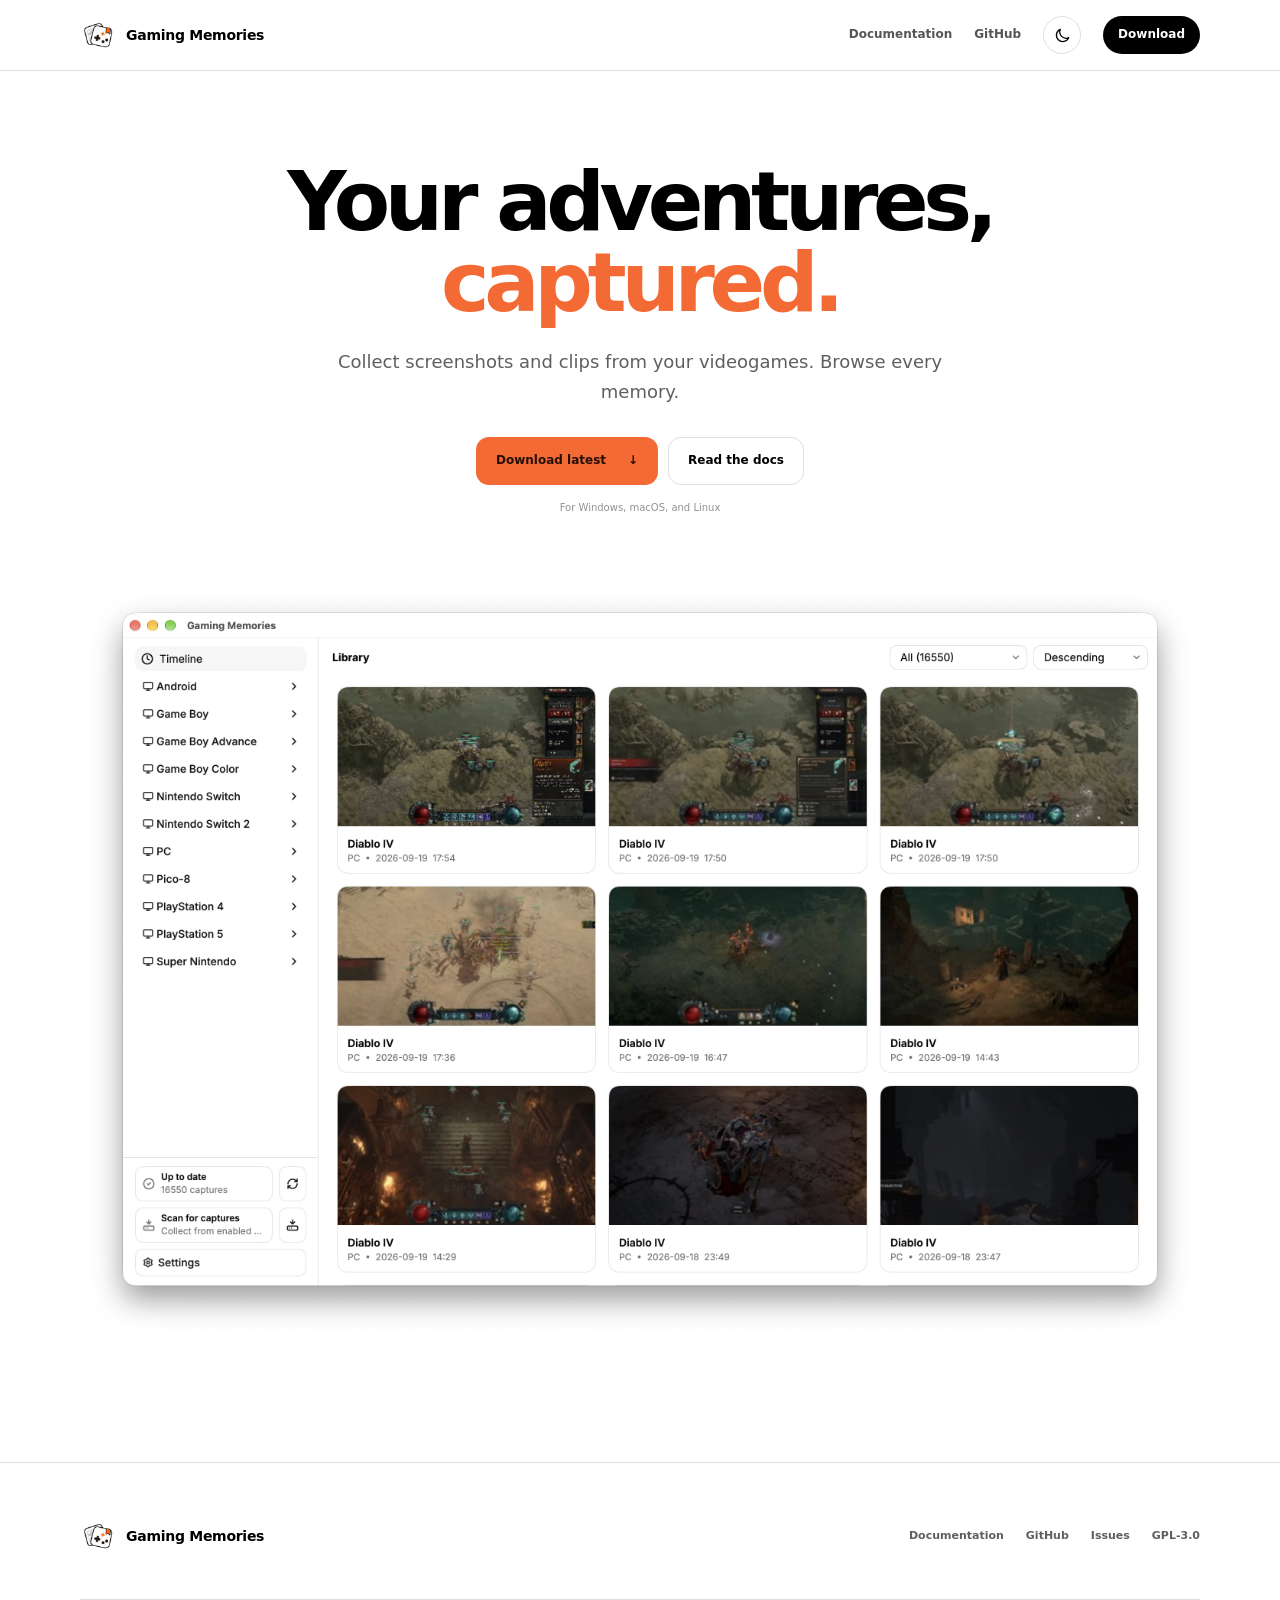
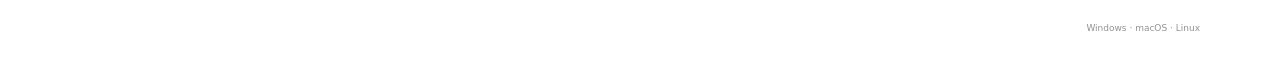
<file: site/index.html>
<!doctype html>
<html lang="en">
  <head>
    <meta charset="utf-8">
    <meta name="viewport" content="width=device-width, initial-scale=1">
    <meta name="theme-color" content="#ffffff">
    <meta name="description" content="Collect screenshots and clips from your videogames. Browse every memory.">
    <meta property="og:title" content="Gaming Memories — Your adventures, captured.">
    <meta property="og:description" content="Collect screenshots and clips from your videogames. Browse every memory.">
    <meta property="og:type" content="website">
    <meta property="og:image" content="https://fmartingr.github.io/gaming-memories/assets/og-card.png">
    <meta property="og:image:width" content="1200">
    <meta property="og:image:height" content="630">
    <meta property="og:image:alt" content="Gaming Memories — Your adventures, captured.">
    <meta name="twitter:card" content="summary_large_image">
    <meta name="twitter:title" content="Gaming Memories — Your adventures, captured.">
    <meta name="twitter:description" content="Collect screenshots and clips from your videogames. Browse every memory.">
    <meta name="twitter:image" content="https://fmartingr.github.io/gaming-memories/assets/og-card.png">
    <title>Gaming Memories — Your adventures, captured.</title>
    <link rel="icon" href="assets/favicon.png" type="image/png">
    <script src="theme-init.js"></script>
    <link rel="stylesheet" href="styles.css">
    <script src="app.js" defer></script>
  </head>
  <body>
    <a class="skip-link" href="#main">Skip to content</a>

    <header class="site-header">
      <nav class="nav shell" aria-label="Main navigation">
        <a class="brand" href="index.html" aria-label="Gaming Memories home">
          <img src="assets/logo.webp" alt="" width="38" height="38">
          <span>Gaming Memories</span>
        </a>
        <button class="nav-toggle" type="button" aria-expanded="false" aria-controls="nav-links">
          <span class="sr-only">Open navigation</span><span></span><span></span>
        </button>
        <div class="nav-links" id="nav-links">
          <a href="docs.html">Documentation</a>
          <a href="https://github.com/fmartingr/gaming-memories">GitHub</a>
          <button class="theme-toggle" type="button" data-theme-toggle aria-label="Use dark theme" title="Use dark theme">
            <svg class="theme-icon theme-icon-moon" aria-hidden="true" viewBox="0 0 24 24"><path d="M20.7 15.1A9 9 0 0 1 8.9 3.3 9 9 0 1 0 20.7 15.1Z"></path></svg>
            <svg class="theme-icon theme-icon-sun" aria-hidden="true" viewBox="0 0 24 24"><circle cx="12" cy="12" r="4"></circle><path d="M12 2v2M12 20v2M4.93 4.93l1.42 1.42M17.66 17.66l1.41 1.41M2 12h2M20 12h2M4.93 19.07l1.42-1.42M17.66 6.34l1.41-1.41"></path></svg>
          </button>
          <a class="nav-download" data-smart-download href="https://github.com/fmartingr/gaming-memories/releases/latest">Download</a>
        </div>
      </nav>
    </header>

    <main id="main">
      <section class="hero shell">
        <div class="hero-copy" data-reveal>
          <h1>Your adventures,<br><em>captured.</em></h1>
          <p>Collect screenshots and clips from your videogames. Browse every memory.</p>
          <div class="hero-actions">
            <a class="button button-primary" data-smart-download href="https://github.com/fmartingr/gaming-memories/releases/latest"><span data-download-label>Download latest</span><span aria-hidden="true">↓</span></a>
            <a class="button button-secondary" href="docs.html">Read the docs</a>
          </div>
          <small>For Windows, macOS, and Linux</small>
        </div>

        <figure class="product-figure" data-reveal>
          <div class="screenshot-carousel" data-screenshot-carousel role="group" aria-label="Gaming Memories application screenshots">
            <div class="screenshot-slide is-active" data-screenshot-slide role="img" aria-label="Timeline showing recent Diablo IV captures">
              <img class="screenshot-image screenshot-image-light" src="assets/screenshots/timeline-light.webp" alt="" width="2930" height="1984" fetchpriority="high">
              <img class="screenshot-image screenshot-image-dark" src="assets/screenshots/timeline-dark.webp" alt="" width="2930" height="1984" fetchpriority="high">
            </div>
            <div class="screenshot-slide" data-screenshot-slide role="img" aria-label="PC game library showing cover art" aria-hidden="true">
              <img class="screenshot-image screenshot-image-light" src="assets/screenshots/gamelist-light.webp" alt="" width="2930" height="1984" loading="lazy">
              <img class="screenshot-image screenshot-image-dark" src="assets/screenshots/gamelist-dark.webp" alt="" width="2930" height="1984" loading="lazy">
            </div>
            <div class="screenshot-slide" data-screenshot-slide role="img" aria-label="Terraria capture gallery" aria-hidden="true">
              <img class="screenshot-image screenshot-image-light" src="assets/screenshots/imagelist-light.webp" alt="" width="2930" height="1984" loading="lazy">
              <img class="screenshot-image screenshot-image-dark" src="assets/screenshots/imagelist-dark.webp" alt="" width="2930" height="1984" loading="lazy">
            </div>
          </div>
        </figure>
      </section>
    </main>

    <footer class="site-footer">
      <div class="shell footer-main">
        <a class="brand" href="index.html"><img src="assets/logo.webp" alt="" width="38" height="38"><span>Gaming Memories</span></a>
        <nav aria-label="Footer navigation"><a href="docs.html">Documentation</a><a href="https://github.com/fmartingr/gaming-memories">GitHub</a><a href="https://github.com/fmartingr/gaming-memories/issues">Issues</a><a href="https://www.gnu.org/licenses/gpl-3.0.html">GPL-3.0</a></nav>
      </div>
      <div class="shell footer-bottom"><span>Windows · macOS · Linux</span></div>
    </footer>
  </body>
</html>
</file>
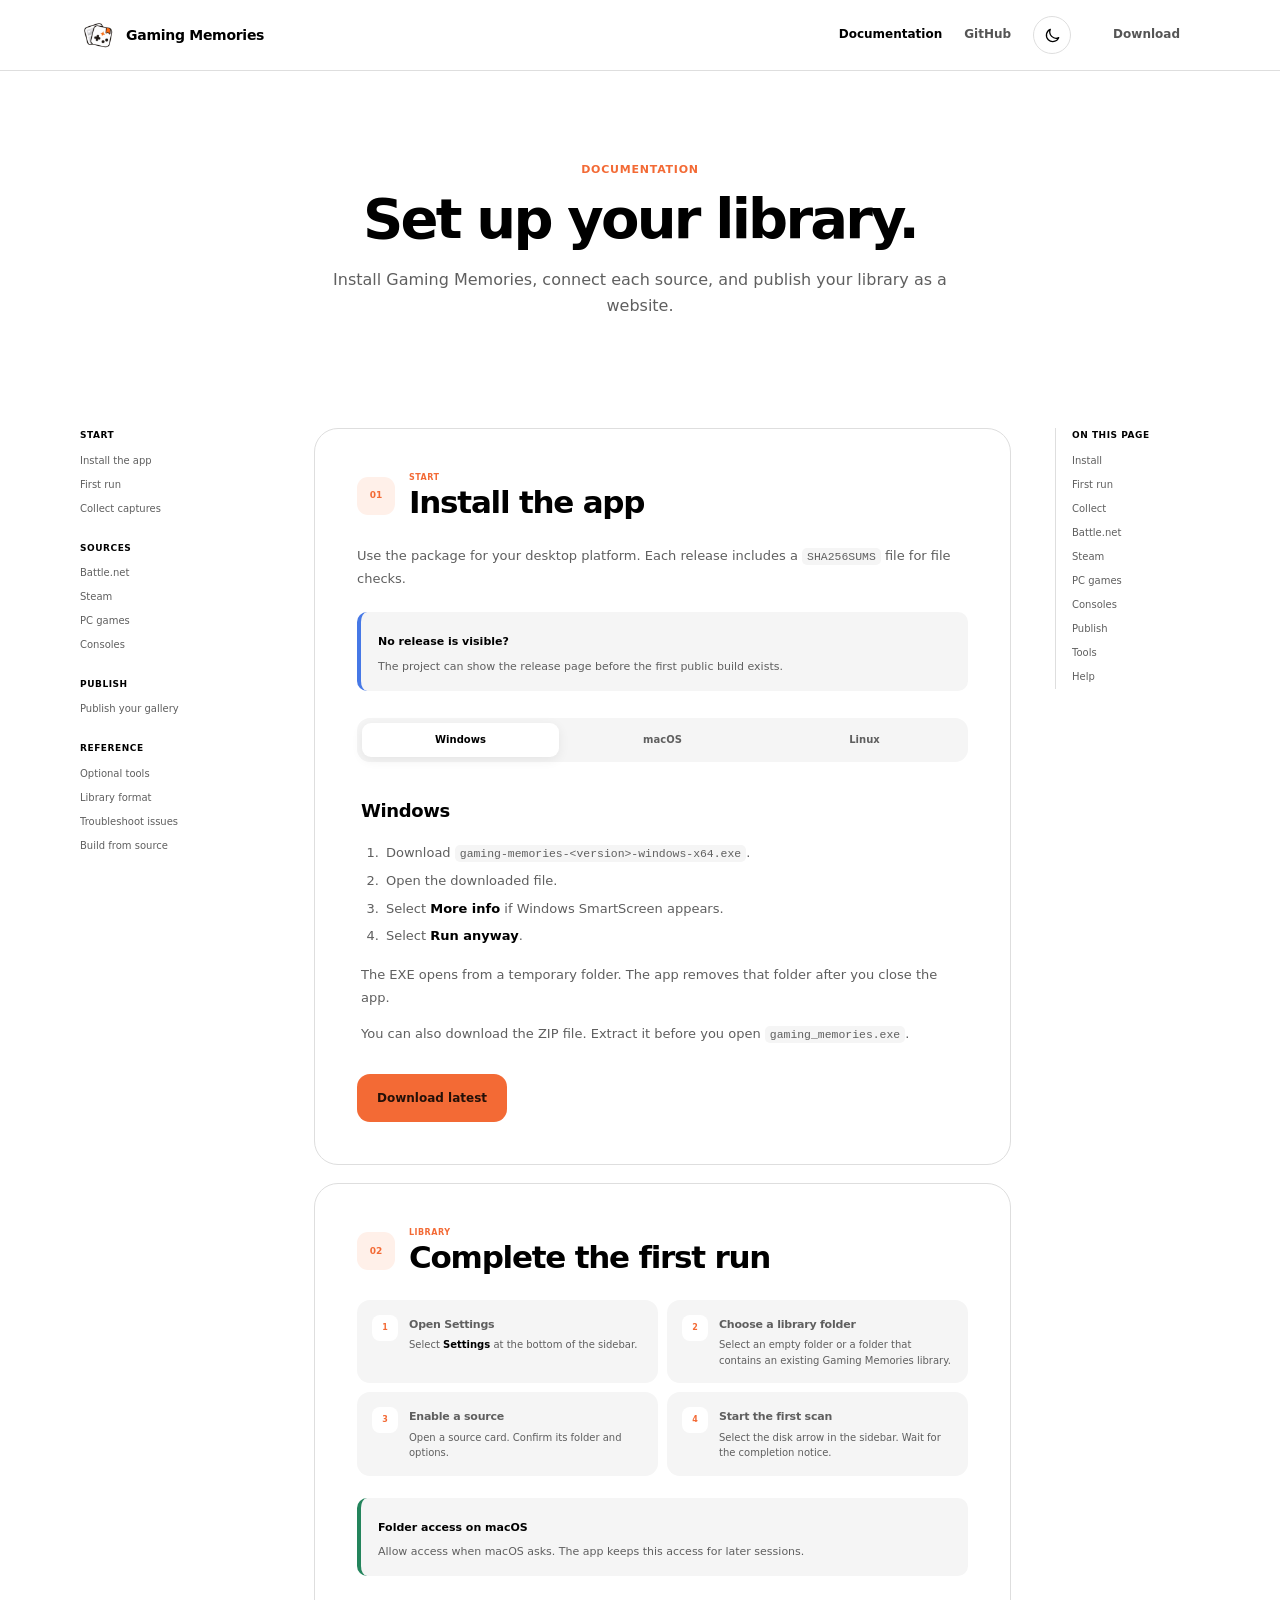
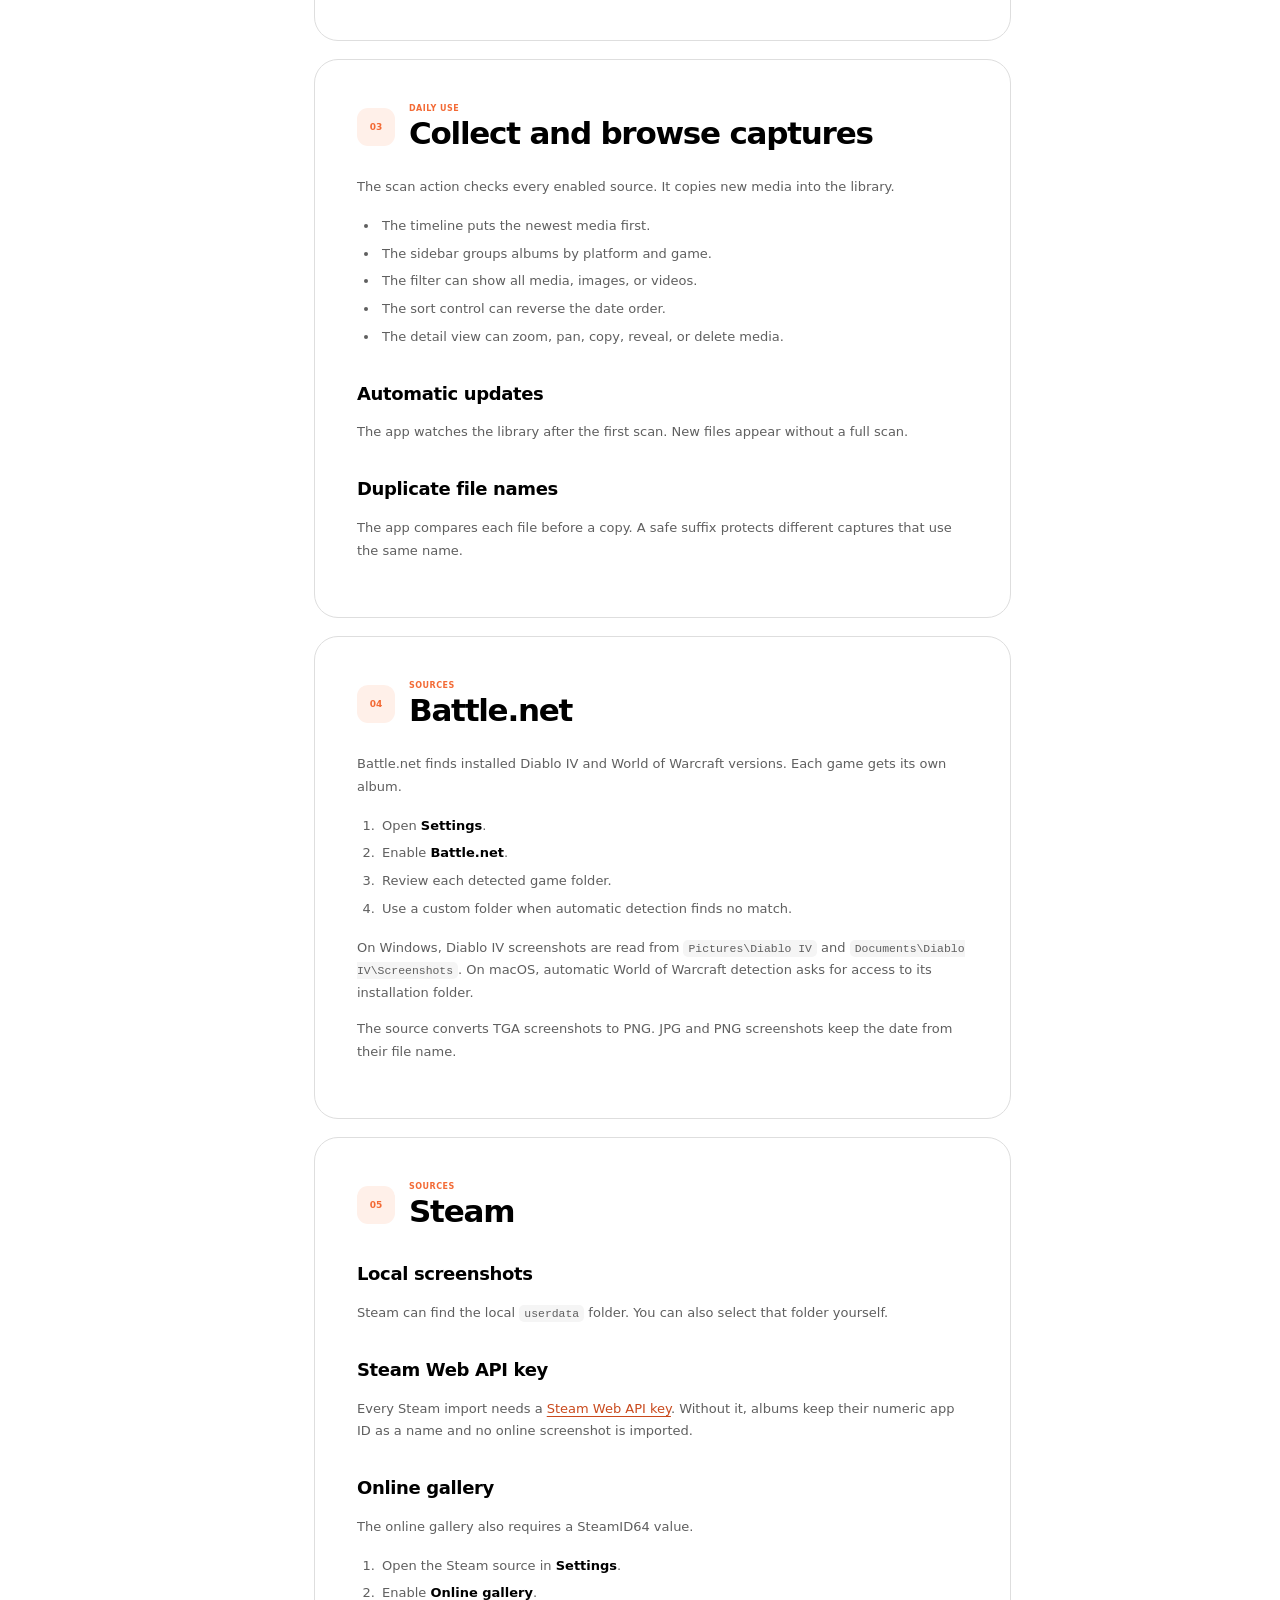
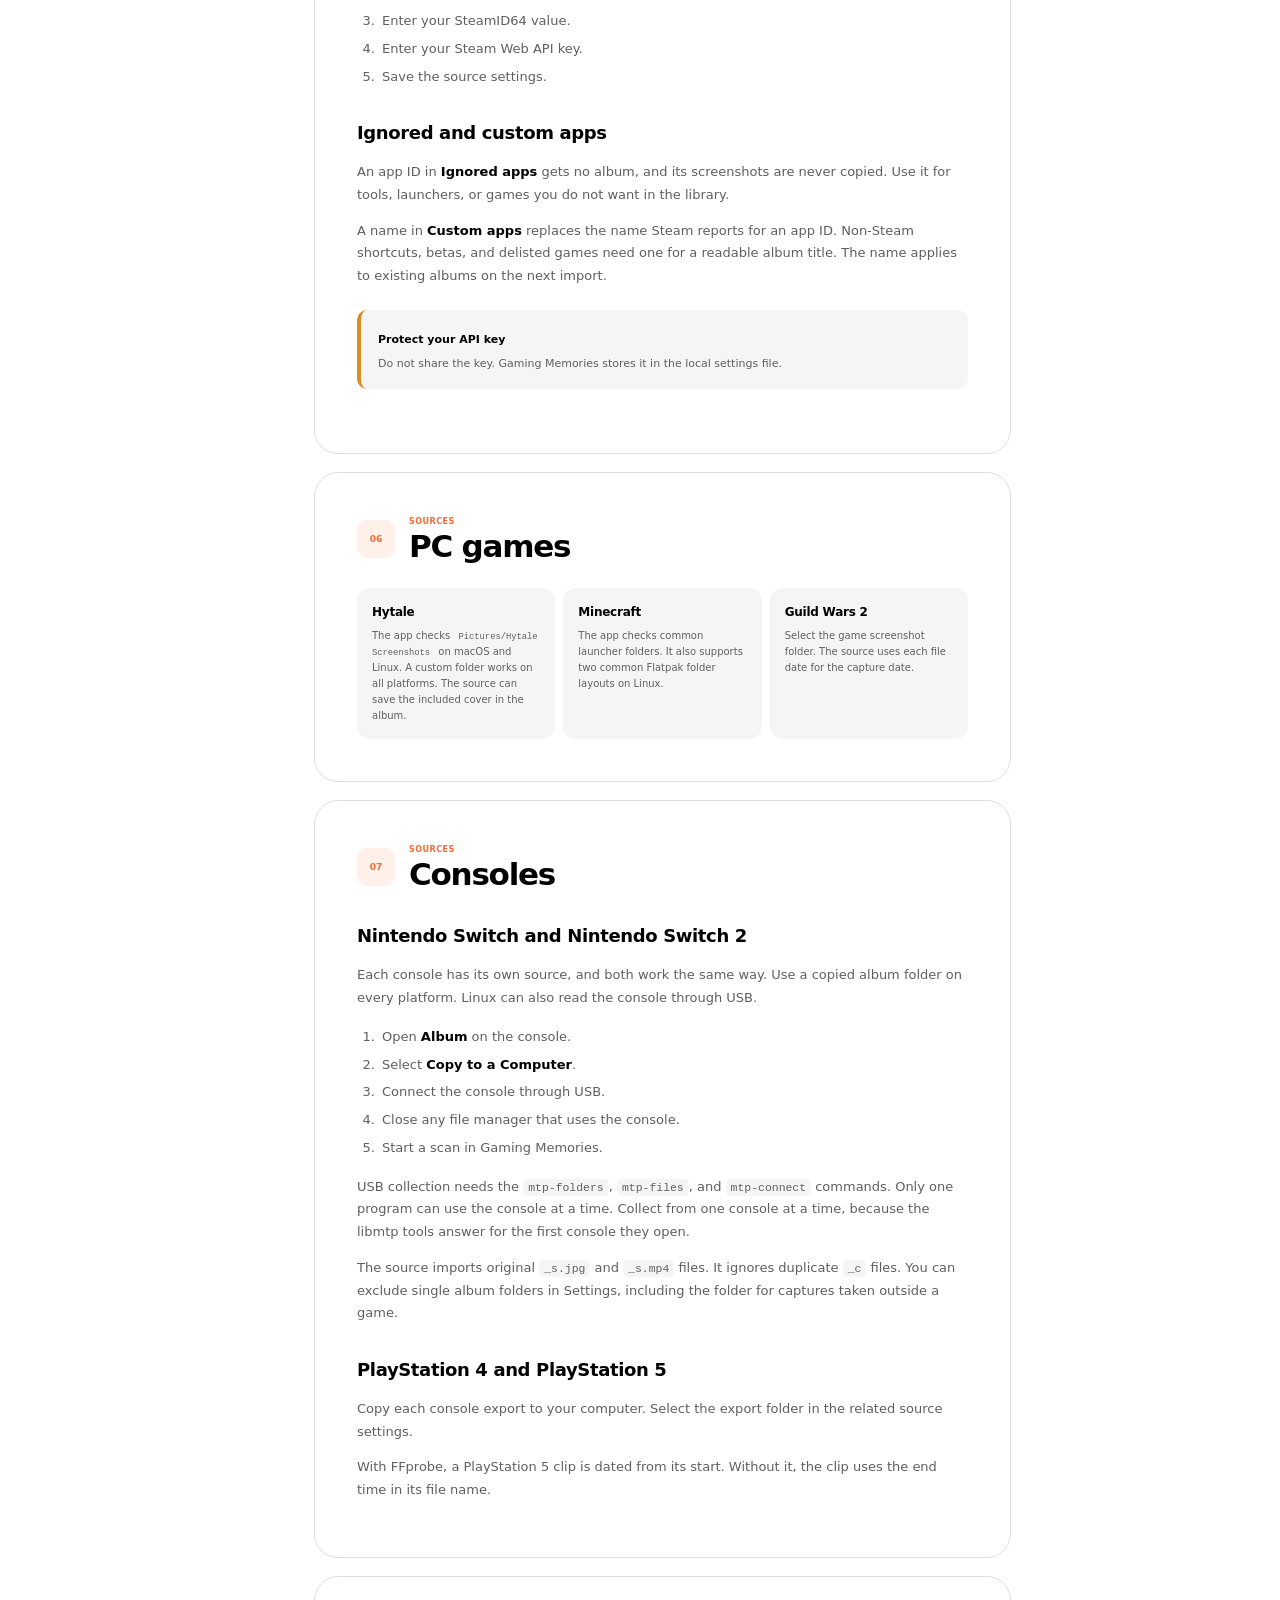
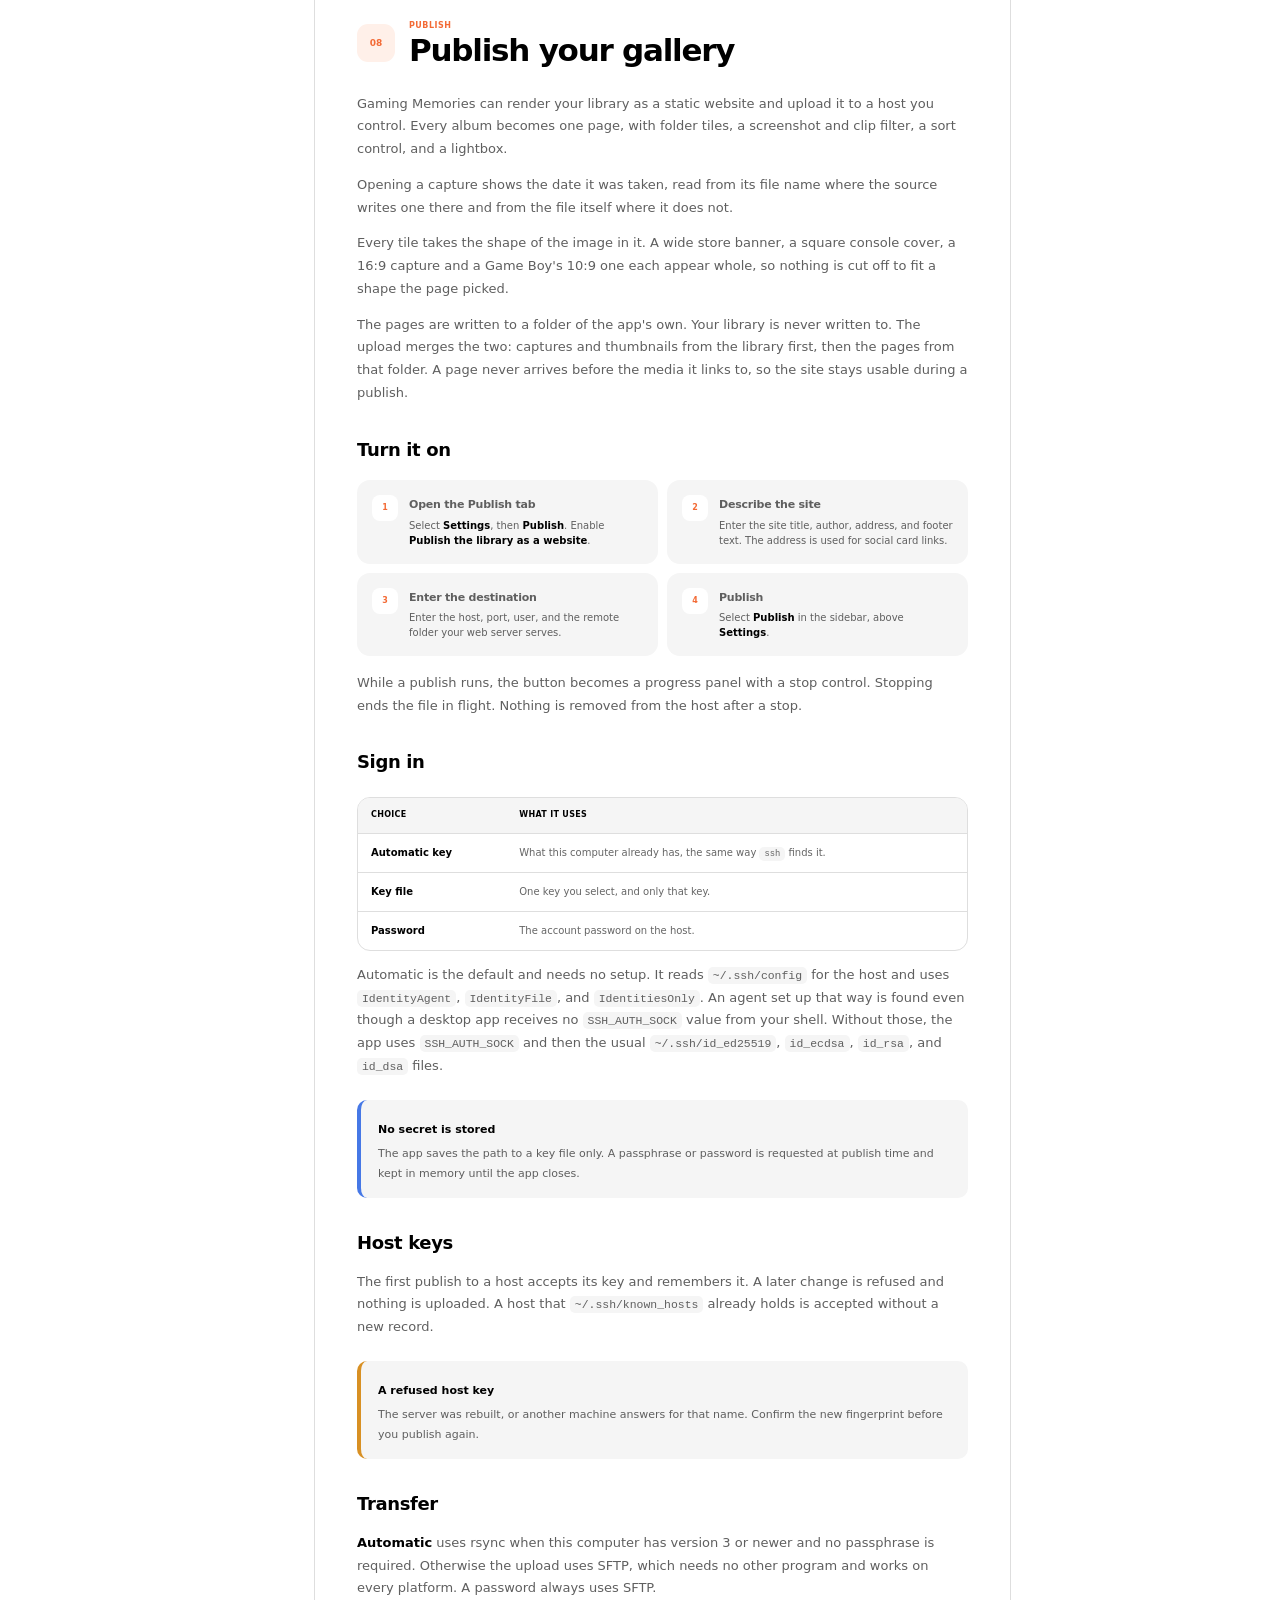
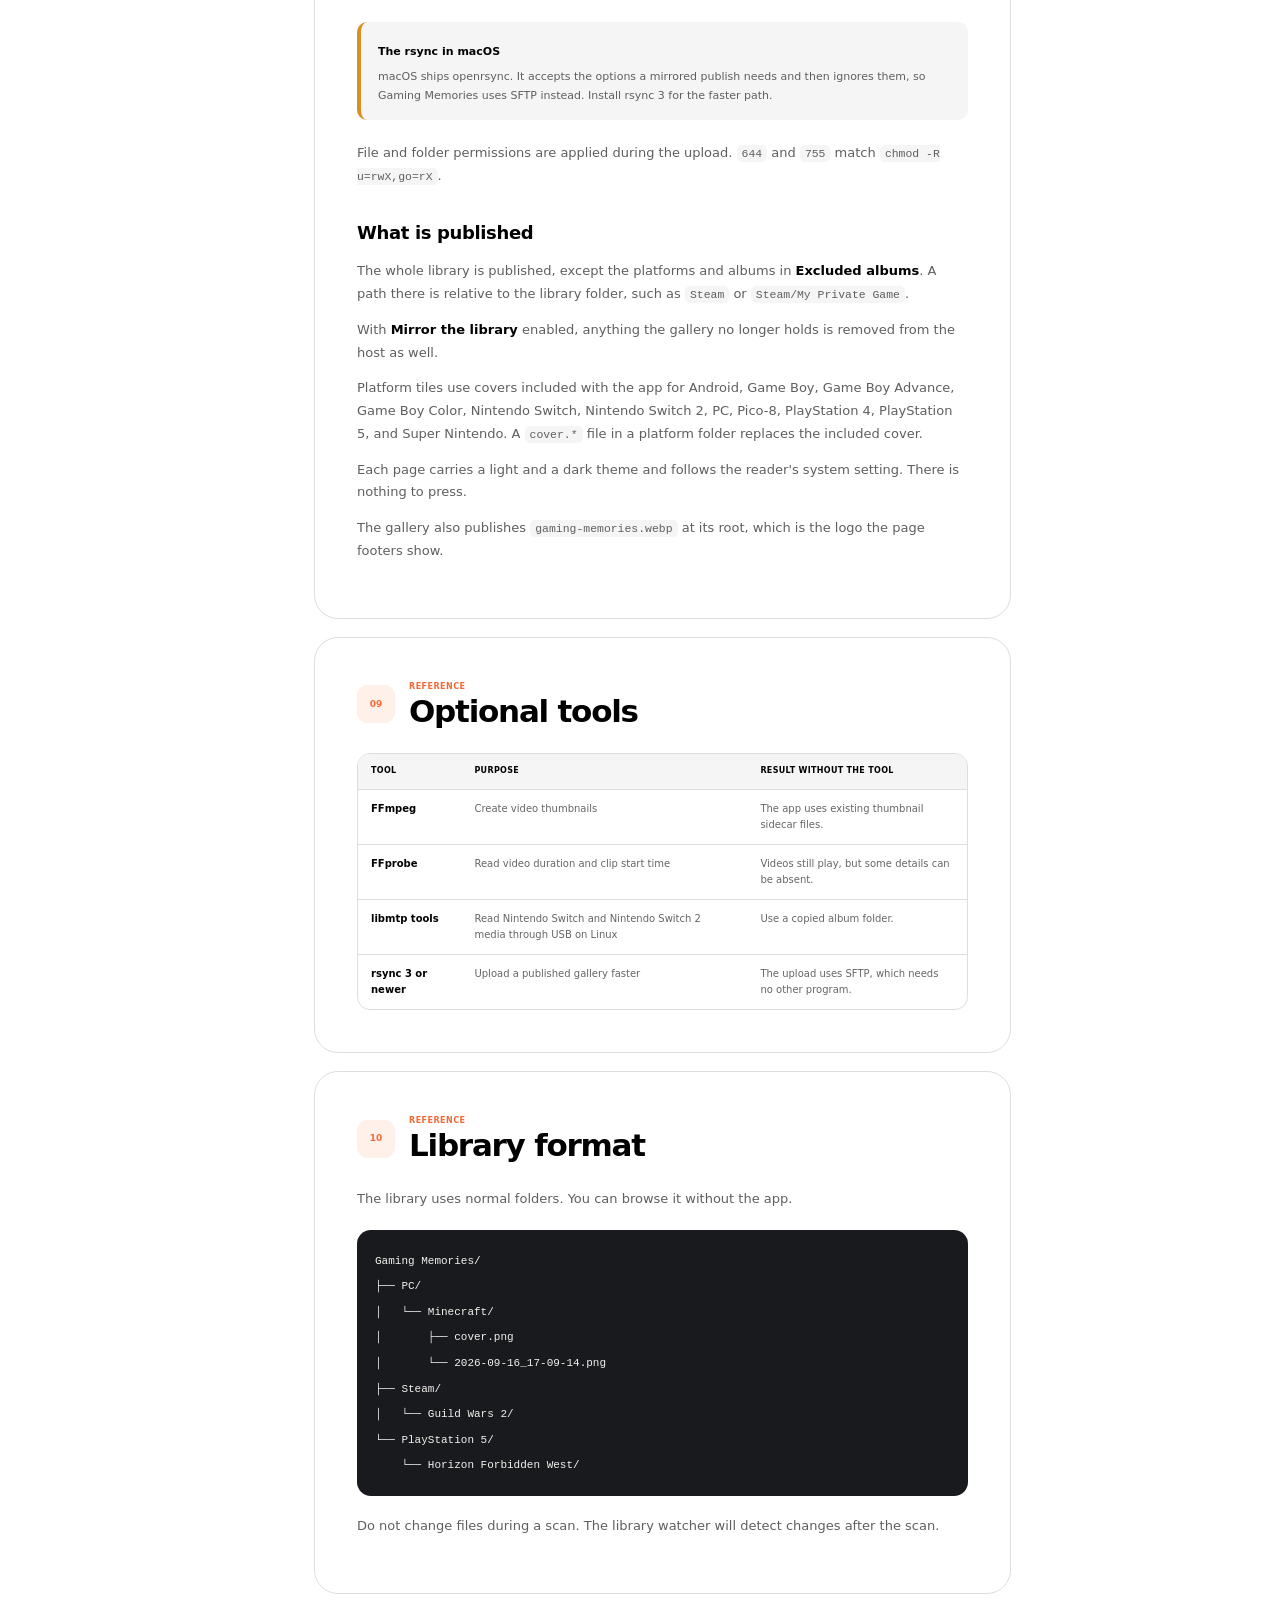
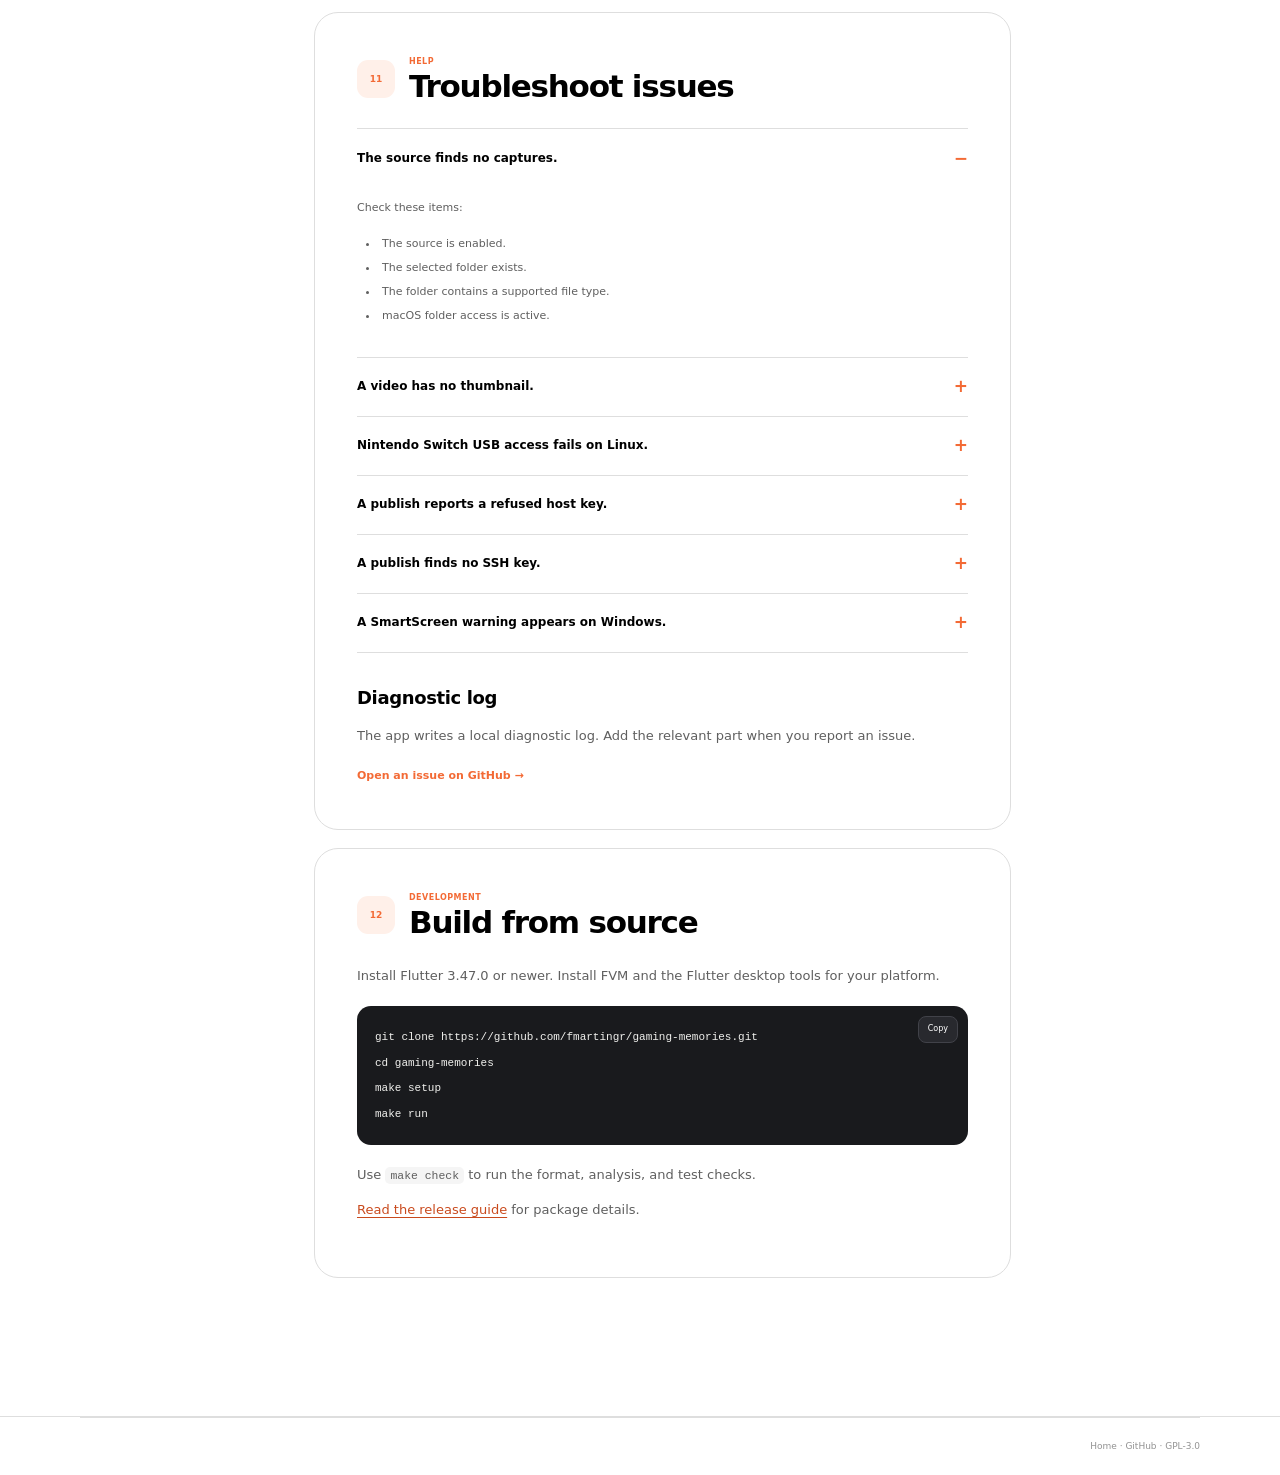
<file: site/docs.html>
<!doctype html>
<html lang="en">
  <head>
    <meta charset="utf-8">
    <meta name="viewport" content="width=device-width, initial-scale=1">
    <meta name="theme-color" content="#ffffff">
    <meta name="description" content="Install Gaming Memories, connect each source, and publish your library on Windows, macOS, and Linux.">
    <title>Documentation — Gaming Memories</title>
    <link rel="icon" href="assets/favicon.png" type="image/png">
    <script src="theme-init.js"></script>
    <link rel="stylesheet" href="styles.css">
    <script src="app.js" defer></script>
  </head>
  <body class="docs-page">
    <a class="skip-link" href="#docs-main">Skip to documentation</a>
    <header class="site-header">
      <nav class="nav shell" aria-label="Main navigation">
        <a class="brand" href="index.html" aria-label="Gaming Memories home"><img src="assets/logo.webp" alt="" width="44" height="44"><span>Gaming Memories</span></a>
        <button class="nav-toggle" type="button" aria-expanded="false" aria-controls="nav-links"><span class="sr-only">Open navigation</span><span></span><span></span></button>
        <div class="nav-links" id="nav-links"><a class="current" href="docs.html">Documentation</a><a href="https://github.com/fmartingr/gaming-memories">GitHub</a><button class="theme-toggle" type="button" data-theme-toggle aria-label="Use dark theme" title="Use dark theme"><svg class="theme-icon theme-icon-moon" aria-hidden="true" viewBox="0 0 24 24"><path d="M20.7 15.1A9 9 0 0 1 8.9 3.3 9 9 0 1 0 20.7 15.1Z"></path></svg><svg class="theme-icon theme-icon-sun" aria-hidden="true" viewBox="0 0 24 24"><circle cx="12" cy="12" r="4"></circle><path d="M12 2v2M12 20v2M4.93 4.93l1.42 1.42M17.66 17.66l1.41 1.41M2 12h2M20 12h2M4.93 19.07l1.42-1.42M17.66 6.34l1.41-1.41"></path></svg></button><a class="button" data-smart-download href="https://github.com/fmartingr/gaming-memories/releases/latest">Download</a></div>
      </nav>
    </header>

    <div class="docs-hero">
      <div class="shell">
        <p class="kicker">Documentation</p>
        <h1>Set up your library.</h1>
        <p>Install Gaming Memories, connect each source, and publish your library as a website.</p>
      </div>
    </div>

    <div class="docs-layout shell">
      <aside class="docs-sidebar">
        <nav aria-label="Documentation sections">
          <b>Start</b>
          <a href="#install">Install the app</a>
          <a href="#first-run">First run</a>
          <a href="#collect">Collect captures</a>
          <b>Sources</b>
          <a href="#battle-net">Battle.net</a>
          <a href="#steam">Steam</a>
          <a href="#pc-games">PC games</a>
          <a href="#consoles">Consoles</a>
          <b>Publish</b>
          <a href="#publish">Publish your gallery</a>
          <b>Reference</b>
          <a href="#tools">Optional tools</a>
          <a href="#library">Library format</a>
          <a href="#troubleshoot">Troubleshoot issues</a>
          <a href="#source-build">Build from source</a>
        </nav>
      </aside>

      <main class="docs-content" id="docs-main">
        <section id="install">
          <div class="doc-heading"><span>01</span><div><p class="kicker">Start</p><h2>Install the app</h2></div></div>
          <p>Use the package for your desktop platform. Each release includes a <code>SHA256SUMS</code> file for file checks.</p>
          <div class="doc-callout info"><b>No release is visible?</b><p>The project can show the release page before the first public build exists.</p></div>

          <div class="platform-tabs" role="tablist" aria-label="Installation platform">
            <button class="active" type="button" role="tab" aria-selected="true" data-doc-tab="windows">Windows</button>
            <button type="button" role="tab" aria-selected="false" data-doc-tab="macos">macOS</button>
            <button type="button" role="tab" aria-selected="false" data-doc-tab="linux">Linux</button>
          </div>
          <div class="tab-panel active" data-doc-panel="windows">
            <h3>Windows</h3>
            <ol>
              <li>Download <code>gaming-memories-&lt;version&gt;-windows-x64.exe</code>.</li>
              <li>Open the downloaded file.</li>
              <li>Select <strong>More info</strong> if Windows SmartScreen appears.</li>
              <li>Select <strong>Run anyway</strong>.</li>
            </ol>
            <p>The EXE opens from a temporary folder. The app removes that folder after you close the app.</p>
            <p>You can also download the ZIP file. Extract it before you open <code>gaming_memories.exe</code>.</p>
          </div>
          <div class="tab-panel" data-doc-panel="macos" hidden>
            <h3>macOS</h3>
            <ol>
              <li>Download <code>gaming-memories-&lt;version&gt;-macos-universal.dmg</code>.</li>
              <li>Open the disk image.</li>
              <li>Drag <strong>Gaming Memories</strong> into <strong>Applications</strong>.</li>
              <li>Open the app from <strong>Applications</strong>.</li>
            </ol>
            <p>The signed build supports Apple silicon and Intel. macOS can ask for folder access during the first scan.</p>
          </div>
          <div class="tab-panel" data-doc-panel="linux" hidden>
            <h3>Linux</h3>
            <p>Select the package for your distribution.</p>
            <div class="command-list">
              <div><span>Debian or Ubuntu</span><code>sudo apt install ./gaming-memories_&lt;version&gt;-1_amd64.deb</code><button class="copy-button" type="button" aria-label="Copy Debian install command">Copy</button></div>
              <div><span>Fedora or RHEL</span><code>sudo dnf install ./gaming-memories-&lt;version&gt;-1.x86_64.rpm</code><button class="copy-button" type="button" aria-label="Copy Fedora install command">Copy</button></div>
              <div><span>Arch Linux</span><code>sudo pacman -U gaming-memories-&lt;version&gt;-1-x86_64.pkg.tar.zst</code><button class="copy-button" type="button" aria-label="Copy Arch install command">Copy</button></div>
            </div>
            <p>The packages require GTK 3, libmpv, and <code>xdg-utils</code>. Your package manager installs these dependencies.</p>
          </div>
          <a class="button button-primary doc-download" data-smart-download href="https://github.com/fmartingr/gaming-memories/releases/latest"><span data-download-label>Download latest</span></a>
        </section>

        <section id="first-run">
          <div class="doc-heading"><span>02</span><div><p class="kicker">Library</p><h2>Complete the first run</h2></div></div>
          <ol class="doc-steps">
            <li><span>1</span><div><h3>Open Settings</h3><p>Select <strong>Settings</strong> at the bottom of the sidebar.</p></div></li>
            <li><span>2</span><div><h3>Choose a library folder</h3><p>Select an empty folder or a folder that contains an existing Gaming Memories library.</p></div></li>
            <li><span>3</span><div><h3>Enable a source</h3><p>Open a source card. Confirm its folder and options.</p></div></li>
            <li><span>4</span><div><h3>Start the first scan</h3><p>Select the disk arrow in the sidebar. Wait for the completion notice.</p></div></li>
          </ol>
          <div class="doc-callout tip"><b>Folder access on macOS</b><p>Allow access when macOS asks. The app keeps this access for later sessions.</p></div>
        </section>

        <section id="collect">
          <div class="doc-heading"><span>03</span><div><p class="kicker">Daily use</p><h2>Collect and browse captures</h2></div></div>
          <p>The scan action checks every enabled source. It copies new media into the library.</p>
          <ul>
            <li>The timeline puts the newest media first.</li>
            <li>The sidebar groups albums by platform and game.</li>
            <li>The filter can show all media, images, or videos.</li>
            <li>The sort control can reverse the date order.</li>
            <li>The detail view can zoom, pan, copy, reveal, or delete media.</li>
          </ul>
          <h3>Automatic updates</h3>
          <p>The app watches the library after the first scan. New files appear without a full scan.</p>
          <h3>Duplicate file names</h3>
          <p>The app compares each file before a copy. A safe suffix protects different captures that use the same name.</p>
        </section>

        <section id="battle-net">
          <div class="doc-heading"><span>04</span><div><p class="kicker">Sources</p><h2>Battle.net</h2></div></div>
          <p>Battle.net finds installed Diablo IV and World of Warcraft versions. Each game gets its own album.</p>
          <ol>
            <li>Open <strong>Settings</strong>.</li>
            <li>Enable <strong>Battle.net</strong>.</li>
            <li>Review each detected game folder.</li>
            <li>Use a custom folder when automatic detection finds no match.</li>
          </ol>
          <p>On Windows, Diablo IV screenshots are read from <code>Pictures\Diablo IV</code> and <code>Documents\Diablo IV\Screenshots</code>. On macOS, automatic World of Warcraft detection asks for access to its installation folder.</p>
          <p>The source converts TGA screenshots to PNG. JPG and PNG screenshots keep the date from their file name.</p>
        </section>

        <section id="steam">
          <div class="doc-heading"><span>05</span><div><p class="kicker">Sources</p><h2>Steam</h2></div></div>
          <h3>Local screenshots</h3>
          <p>Steam can find the local <code>userdata</code> folder. You can also select that folder yourself.</p>
          <h3>Steam Web API key</h3>
          <p>Every Steam import needs a <a href="https://steamcommunity.com/dev/apikey">Steam Web API key</a>. Without it, albums keep their numeric app ID as a name and no online screenshot is imported.</p>
          <h3>Online gallery</h3>
          <p>The online gallery also requires a SteamID64 value.</p>
          <ol>
            <li>Open the Steam source in <strong>Settings</strong>.</li>
            <li>Enable <strong>Online gallery</strong>.</li>
            <li>Enter your SteamID64 value.</li>
            <li>Enter your Steam Web API key.</li>
            <li>Save the source settings.</li>
          </ol>
          <h3>Ignored and custom apps</h3>
          <p>An app ID in <strong>Ignored apps</strong> gets no album, and its screenshots are never copied. Use it for tools, launchers, or games you do not want in the library.</p>
          <p>A name in <strong>Custom apps</strong> replaces the name Steam reports for an app ID. Non-Steam shortcuts, betas, and delisted games need one for a readable album title. The name applies to existing albums on the next import.</p>
          <div class="doc-callout warning"><b>Protect your API key</b><p>Do not share the key. Gaming Memories stores it in the local settings file.</p></div>
        </section>

        <section id="pc-games">
          <div class="doc-heading"><span>06</span><div><p class="kicker">Sources</p><h2>PC games</h2></div></div>
          <div class="reference-grid">
            <article><h3>Hytale</h3><p>The app checks <code>Pictures/Hytale Screenshots</code> on macOS and Linux. A custom folder works on all platforms. The source can save the included cover in the album.</p></article>
            <article><h3>Minecraft</h3><p>The app checks common launcher folders. It also supports two common Flatpak folder layouts on Linux.</p></article>
            <article><h3>Guild Wars 2</h3><p>Select the game screenshot folder. The source uses each file date for the capture date.</p></article>
          </div>
        </section>

        <section id="consoles">
          <div class="doc-heading"><span>07</span><div><p class="kicker">Sources</p><h2>Consoles</h2></div></div>
          <h3>Nintendo Switch and Nintendo Switch 2</h3>
          <p>Each console has its own source, and both work the same way. Use a copied album folder on every platform. Linux can also read the console through USB.</p>
          <ol>
            <li>Open <strong>Album</strong> on the console.</li>
            <li>Select <strong>Copy to a Computer</strong>.</li>
            <li>Connect the console through USB.</li>
            <li>Close any file manager that uses the console.</li>
            <li>Start a scan in Gaming Memories.</li>
          </ol>
          <p>USB collection needs the <code>mtp-folders</code>, <code>mtp-files</code>, and <code>mtp-connect</code> commands. Only one program can use the console at a time. Collect from one console at a time, because the libmtp tools answer for the first console they open.</p>
          <p>The source imports original <code>_s.jpg</code> and <code>_s.mp4</code> files. It ignores duplicate <code>_c</code> files. You can exclude single album folders in Settings, including the folder for captures taken outside a game.</p>
          <h3>PlayStation 4 and PlayStation 5</h3>
          <p>Copy each console export to your computer. Select the export folder in the related source settings.</p>
          <p>With FFprobe, a PlayStation 5 clip is dated from its start. Without it, the clip uses the end time in its file name.</p>
        </section>

        <section id="publish">
          <div class="doc-heading"><span>08</span><div><p class="kicker">Publish</p><h2>Publish your gallery</h2></div></div>
          <p>Gaming Memories can render your library as a static website and upload it to a host you control. Every album becomes one page, with folder tiles, a screenshot and clip filter, a sort control, and a lightbox.</p>
          <p>Opening a capture shows the date it was taken, read from its file name where the source writes one there and from the file itself where it does not.</p>
          <p>Every tile takes the shape of the image in it. A wide store banner, a square console cover, a 16:9 capture and a Game Boy's 10:9 one each appear whole, so nothing is cut off to fit a shape the page picked.</p>
          <p>The pages are written to a folder of the app's own. Your library is never written to. The upload merges the two: captures and thumbnails from the library first, then the pages from that folder. A page never arrives before the media it links to, so the site stays usable during a publish.</p>

          <h3>Turn it on</h3>
          <ol class="doc-steps">
            <li><span>1</span><div><h3>Open the Publish tab</h3><p>Select <strong>Settings</strong>, then <strong>Publish</strong>. Enable <strong>Publish the library as a website</strong>.</p></div></li>
            <li><span>2</span><div><h3>Describe the site</h3><p>Enter the site title, author, address, and footer text. The address is used for social card links.</p></div></li>
            <li><span>3</span><div><h3>Enter the destination</h3><p>Enter the host, port, user, and the remote folder your web server serves.</p></div></li>
            <li><span>4</span><div><h3>Publish</h3><p>Select <strong>Publish</strong> in the sidebar, above <strong>Settings</strong>.</p></div></li>
          </ol>
          <p>While a publish runs, the button becomes a progress panel with a stop control. Stopping ends the file in flight. Nothing is removed from the host after a stop.</p>

          <h3>Sign in</h3>
          <div class="table-wrap"><table><thead><tr><th>Choice</th><th>What it uses</th></tr></thead><tbody>
            <tr><td>Automatic key</td><td>What this computer already has, the same way <code>ssh</code> finds it.</td></tr>
            <tr><td>Key file</td><td>One key you select, and only that key.</td></tr>
            <tr><td>Password</td><td>The account password on the host.</td></tr>
          </tbody></table></div>
          <p>Automatic is the default and needs no setup. It reads <code>~/.ssh/config</code> for the host and uses <code>IdentityAgent</code>, <code>IdentityFile</code>, and <code>IdentitiesOnly</code>. An agent set up that way is found even though a desktop app receives no <code>SSH_AUTH_SOCK</code> value from your shell. Without those, the app uses <code>SSH_AUTH_SOCK</code> and then the usual <code>~/.ssh/id_ed25519</code>, <code>id_ecdsa</code>, <code>id_rsa</code>, and <code>id_dsa</code> files.</p>
          <div class="doc-callout info"><b>No secret is stored</b><p>The app saves the path to a key file only. A passphrase or password is requested at publish time and kept in memory until the app closes.</p></div>

          <h3>Host keys</h3>
          <p>The first publish to a host accepts its key and remembers it. A later change is refused and nothing is uploaded. A host that <code>~/.ssh/known_hosts</code> already holds is accepted without a new record.</p>
          <div class="doc-callout warning"><b>A refused host key</b><p>The server was rebuilt, or another machine answers for that name. Confirm the new fingerprint before you publish again.</p></div>

          <h3>Transfer</h3>
          <p><strong>Automatic</strong> uses rsync when this computer has version 3 or newer and no passphrase is required. Otherwise the upload uses SFTP, which needs no other program and works on every platform. A password always uses SFTP.</p>
          <div class="doc-callout warning"><b>The rsync in macOS</b><p>macOS ships openrsync. It accepts the options a mirrored publish needs and then ignores them, so Gaming Memories uses SFTP instead. Install rsync 3 for the faster path.</p></div>
          <p>File and folder permissions are applied during the upload. <code>644</code> and <code>755</code> match <code>chmod -R u=rwX,go=rX</code>.</p>

          <h3>What is published</h3>
          <p>The whole library is published, except the platforms and albums in <strong>Excluded albums</strong>. A path there is relative to the library folder, such as <code>Steam</code> or <code>Steam/My Private Game</code>.</p>
          <p>With <strong>Mirror the library</strong> enabled, anything the gallery no longer holds is removed from the host as well.</p>
          <p>Platform tiles use covers included with the app for Android, Game Boy, Game Boy Advance, Game Boy Color, Nintendo Switch, Nintendo Switch 2, PC, Pico-8, PlayStation 4, PlayStation 5, and Super Nintendo. A <code>cover.*</code> file in a platform folder replaces the included cover.</p>
          <p>Each page carries a light and a dark theme and follows the reader's system setting. There is nothing to press.</p>
          <p>The gallery also publishes <code>gaming-memories.webp</code> at its root, which is the logo the page footers show.</p>
        </section>

        <section id="tools">
          <div class="doc-heading"><span>09</span><div><p class="kicker">Reference</p><h2>Optional tools</h2></div></div>
          <div class="table-wrap"><table><thead><tr><th>Tool</th><th>Purpose</th><th>Result without the tool</th></tr></thead><tbody>
            <tr><td>FFmpeg</td><td>Create video thumbnails</td><td>The app uses existing thumbnail sidecar files.</td></tr>
            <tr><td>FFprobe</td><td>Read video duration and clip start time</td><td>Videos still play, but some details can be absent.</td></tr>
            <tr><td>libmtp tools</td><td>Read Nintendo Switch and Nintendo Switch 2 media through USB on Linux</td><td>Use a copied album folder.</td></tr>
            <tr><td>rsync 3 or newer</td><td>Upload a published gallery faster</td><td>The upload uses SFTP, which needs no other program.</td></tr>
          </tbody></table></div>
        </section>

        <section id="library">
          <div class="doc-heading"><span>10</span><div><p class="kicker">Reference</p><h2>Library format</h2></div></div>
          <p>The library uses normal folders. You can browse it without the app.</p>
          <pre><code>Gaming Memories/
├── PC/
│   └── Minecraft/
│       ├── cover.png
│       └── 2026-09-16_17-09-14.png
├── Steam/
│   └── Guild Wars 2/
└── PlayStation 5/
    └── Horizon Forbidden West/</code></pre>
          <p>Do not change files during a scan. The library watcher will detect changes after the scan.</p>
        </section>

        <section id="troubleshoot">
          <div class="doc-heading"><span>11</span><div><p class="kicker">Help</p><h2>Troubleshoot issues</h2></div></div>
          <div class="trouble-list">
            <details open><summary>The source finds no captures.<span>+</span></summary><div><p>Check these items:</p><ul><li>The source is enabled.</li><li>The selected folder exists.</li><li>The folder contains a supported file type.</li><li>macOS folder access is active.</li></ul></div></details>
            <details><summary>A video has no thumbnail.<span>+</span></summary><div><p>Install FFmpeg. Start a new scan after the installation.</p></div></details>
            <details><summary>Nintendo Switch USB access fails on Linux.<span>+</span></summary><div><p>Install the libmtp tools. Close any file manager that uses the console.</p></div></details>
            <details><summary>A publish reports a refused host key.<span>+</span></summary><div><p>The host answers with a different key than the one recorded on the first publish. Confirm the fingerprint with the server owner. The server was rebuilt, or another machine answers for that name.</p></div></details>
            <details><summary>A publish finds no SSH key.<span>+</span></summary><div><p>Add the key to your SSH agent, name it with <code>IdentityFile</code> in <code>~/.ssh/config</code>, or select <strong>Key file</strong> in the Publish settings.</p></div></details>
            <details><summary>A SmartScreen warning appears on Windows.<span>+</span></summary><div><p>The Windows build has no code signature. Select <strong>More info</strong>. Select <strong>Run anyway</strong>.</p></div></details>
          </div>
          <h3>Diagnostic log</h3>
          <p>The app writes a local diagnostic log. Add the relevant part when you report an issue.</p>
          <a class="text-link" href="https://github.com/fmartingr/gaming-memories/issues">Open an issue on GitHub <span>→</span></a>
        </section>

        <section id="source-build">
          <div class="doc-heading"><span>12</span><div><p class="kicker">Development</p><h2>Build from source</h2></div></div>
          <p>Install Flutter 3.47.0 or newer. Install FVM and the Flutter desktop tools for your platform.</p>
          <div class="code-block"><pre><code>git clone https://github.com/fmartingr/gaming-memories.git
cd gaming-memories
make setup
make run</code></pre><button class="copy-button" type="button" aria-label="Copy source build commands">Copy</button></div>
          <p>Use <code>make check</code> to run the format, analysis, and test checks.</p>
          <p><a href="https://github.com/fmartingr/gaming-memories/blob/master/docs/releasing.md">Read the release guide</a> for package details.</p>
        </section>
      </main>

      <aside class="docs-on-page">
        <b>On this page</b>
        <a href="#install">Install</a><a href="#first-run">First run</a><a href="#collect">Collect</a><a href="#battle-net">Battle.net</a><a href="#steam">Steam</a><a href="#pc-games">PC games</a><a href="#consoles">Consoles</a><a href="#publish">Publish</a><a href="#tools">Tools</a><a href="#troubleshoot">Help</a>
      </aside>
    </div>

    <footer class="site-footer compact-footer"><div class="shell footer-bottom"><span><a href="index.html">Home</a> · <a href="https://github.com/fmartingr/gaming-memories">GitHub</a> · GPL-3.0</span></div></footer>
  </body>
</html>
</file>
<file: site/styles.css>
:root {
  color-scheme: light;
  --bg: #ffffff;
  --surface: #ffffff;
  --surface-soft: #f5f5f5;
  --text: #000000;
  --muted: #5f5f5f;
  --line: #dedede;
  --orange: #f36a35;
  --orange-soft: #fff0e9;
  --green: #23845c;
  --header-bg: rgba(255, 255, 255, .9);
  --nav-muted: #555555;
  --subtle: #929292;
  --surface-hover: #bdbdbd;
  --footer-muted: #929292;
  --content-muted: #5f5f5f;
  --table-muted: #656565;
  --inverse-bg: #000000;
  --inverse-text: #ffffff;
  --shell: 1120px;
}

:root[data-theme="dark"] {
  color-scheme: dark;
  --bg: #000000;
  --surface: #0d0d0d;
  --surface-soft: #171717;
  --text: #ffffff;
  --muted: #a3a3a3;
  --line: #2d2d2d;
  --orange: #ff743d;
  --orange-soft: #29140d;
  --green: #55c88e;
  --header-bg: rgba(0, 0, 0, .9);
  --nav-muted: #b0b0b0;
  --subtle: #858585;
  --surface-hover: #505050;
  --footer-muted: #777777;
  --content-muted: #b0b0b0;
  --table-muted: #b3b3b3;
  --inverse-bg: #ffffff;
  --inverse-text: #000000;
}

@media (prefers-color-scheme: dark) {
  :root:not([data-theme="light"]) {
    color-scheme: dark;
    --bg: #000000;
    --surface: #0d0d0d;
    --surface-soft: #171717;
    --text: #ffffff;
    --muted: #a3a3a3;
    --line: #2d2d2d;
    --orange: #ff743d;
    --orange-soft: #29140d;
    --green: #55c88e;
    --header-bg: rgba(0, 0, 0, .9);
    --nav-muted: #b0b0b0;
    --subtle: #858585;
    --surface-hover: #505050;
    --footer-muted: #777777;
    --content-muted: #b0b0b0;
    --table-muted: #b3b3b3;
    --inverse-bg: #ffffff;
    --inverse-text: #000000;
  }
}

* { box-sizing: border-box; }
html { scroll-behavior: smooth; scroll-padding-top: 84px; }
body { margin: 0; overflow-x: hidden; background: var(--bg); color: var(--text); font-family: Inter, ui-sans-serif, system-ui, -apple-system, BlinkMacSystemFont, "Segoe UI", sans-serif; font-size: 16px; line-height: 1.6; -webkit-font-smoothing: antialiased; }
::selection { background: var(--orange); color: #000000; }
a { color: inherit; text-decoration: none; }
img { display: block; max-width: 100%; }
button { font: inherit; }
.shell { width: min(calc(100% - 40px), var(--shell)); margin-inline: auto; }
.sr-only { position: absolute; width: 1px; height: 1px; padding: 0; overflow: hidden; clip: rect(0, 0, 0, 0); white-space: nowrap; border: 0; }
.skip-link { position: fixed; z-index: 1000; top: 10px; left: 10px; padding: 9px 14px; border-radius: 10px; background: var(--inverse-bg); color: var(--inverse-text); transform: translateY(-150%); }
.skip-link:focus { transform: translateY(0); }

.site-header { position: sticky; z-index: 100; top: 0; border-bottom: 1px solid var(--line); background: var(--header-bg); backdrop-filter: blur(14px); }
.nav { display: flex; min-height: 70px; align-items: center; justify-content: space-between; }
.brand { display: inline-flex; align-items: center; gap: 10px; font-size: 14px; font-weight: 750; letter-spacing: -.02em; }
.brand img { width: 36px; height: 36px; object-fit: contain; }
.nav-links { display: flex; align-items: center; gap: 22px; color: var(--nav-muted); font-size: 12px; font-weight: 650; }
.nav-links > a:not(.nav-download):hover, .nav-links > a.current { color: var(--text); }
.nav-download { padding: 9px 15px; border-radius: 999px; background: var(--inverse-bg); color: var(--inverse-text); }
.nav-download:hover { background: var(--orange); }
.nav-toggle { display: none; width: 40px; height: 40px; border: 1px solid var(--line); border-radius: 12px; background: var(--surface); }
.nav-toggle > span:not(.sr-only) { display: block; width: 17px; height: 1.5px; margin: 5px auto; background: var(--text); }
.theme-toggle { display: grid; width: 38px; height: 38px; flex: 0 0 38px; place-items: center; padding: 0; border: 1px solid var(--line); border-radius: 50%; background: var(--surface); color: var(--text); cursor: pointer; transition: border-color .18s ease, background .18s ease; }
.theme-toggle:hover { border-color: var(--surface-hover); background: var(--surface-soft); }
.theme-icon { width: 17px; height: 17px; fill: none; stroke: currentColor; stroke-linecap: round; stroke-linejoin: round; stroke-width: 1.8; }
.theme-icon-sun { display: none; }
:root[data-theme="dark"] .theme-icon-moon { display: none; }
:root[data-theme="dark"] .theme-icon-sun { display: block; }

@media (prefers-color-scheme: dark) {
  :root:not([data-theme="light"]) .theme-icon-moon { display: none; }
  :root:not([data-theme="light"]) .theme-icon-sun { display: block; }
}

.hero { padding-top: 90px; padding-bottom: 120px; }
.hero-copy { max-width: 790px; margin: 0 auto 68px; text-align: center; }
.hero h1 { margin: 0; font-size: clamp(52px, 7vw, 82px); font-weight: 760; letter-spacing: -.065em; line-height: .99; }
.hero h1 em { color: var(--orange); font-style: normal; }
.hero-copy > p { max-width: 650px; margin: 24px auto 0; color: var(--muted); font-size: 18px; line-height: 1.65; }
.hero-actions { display: flex; justify-content: center; gap: 10px; margin-top: 30px; }
.hero-copy > small { display: block; margin-top: 15px; color: var(--subtle); font-size: 10px; }

.button { display: inline-flex; min-height: 48px; align-items: center; justify-content: center; gap: 22px; padding: 0 19px; border: 1px solid transparent; border-radius: 13px; font-size: 12px; font-weight: 720; transition: background .18s ease, border-color .18s ease, transform .18s ease; }
.button:hover { transform: translateY(-2px); }
.button-primary { background: var(--orange); color: #241008; }
.button-primary:hover { background: #e75b28; }
.button-secondary { border-color: var(--line); background: var(--surface); }
.button-secondary:hover { border-color: var(--surface-hover); }
.product-figure { margin: 0; }
.screenshot-carousel { position: relative; overflow: hidden; aspect-ratio: 2930 / 1984; border-radius: 24px; }
.screenshot-slide { position: absolute; inset: 0; z-index: 0; opacity: 0; transition: opacity .8s ease; }
.screenshot-slide.is-active { z-index: 1; opacity: 1; }
.screenshot-image { width: 100%; height: 100%; object-fit: cover; }
.screenshot-image-dark { display: none; }

:root[data-theme="dark"] .screenshot-image-light { display: none; }
:root[data-theme="dark"] .screenshot-image-dark { display: block; }

@media (prefers-color-scheme: dark) {
  :root:not([data-theme="light"]) .screenshot-image-light { display: none; }
  :root:not([data-theme="light"]) .screenshot-image-dark { display: block; }
}

.site-footer { padding-top: 55px; border-top: 1px solid var(--line); background: var(--surface); }
.footer-main { display: flex; align-items: center; justify-content: space-between; padding-bottom: 45px; }
.footer-main nav { display: flex; gap: 22px; color: var(--muted); font-size: 11px; font-weight: 650; }
.footer-main nav a:hover { color: var(--text); }
.footer-bottom { display: flex; min-height: 58px; align-items: center; justify-content: flex-end; border-top: 1px solid var(--line); color: var(--footer-muted); font-size: 9px; }

.button:focus-visible, .nav-toggle:focus-visible, .copy-button:focus-visible, .platform-tabs button:focus-visible, summary:focus-visible, a:focus-visible { outline: 3px solid rgba(243,106,53,.28); outline-offset: 3px; }
.js [data-reveal] { opacity: 0; transform: translateY(15px); transition: opacity .5s ease, transform .5s ease; }
.js [data-reveal].revealed { opacity: 1; transform: translateY(0); }

/* Documentation */
.docs-page { background: var(--bg); }
.docs-hero { padding: 90px 0 70px; text-align: center; }
.docs-hero .kicker { margin: 0 0 10px; color: var(--orange); font-size: 11px; font-weight: 750; letter-spacing: .07em; text-transform: uppercase; }
.docs-hero h1 { max-width: 760px; margin: 0 auto; font-size: clamp(38px, 5vw, 56px); font-weight: 730; letter-spacing: -.05em; line-height: 1.08; }
.docs-hero > .shell > p:last-child { max-width: 630px; margin: 18px auto 0; color: var(--muted); font-size: 16px; }
.docs-layout { display: grid; grid-template-columns: 190px minmax(0, 720px) 145px; justify-content: space-between; gap: 44px; padding-top: 40px; padding-bottom: 120px; }
.docs-sidebar, .docs-on-page { position: sticky; top: 100px; align-self: start; max-height: calc(100vh - 120px); overflow: auto; }
.docs-sidebar nav, .docs-on-page { display: flex; flex-direction: column; }
.docs-sidebar b, .docs-on-page b { margin: 20px 0 6px; color: var(--text); font-size: 9px; letter-spacing: .06em; text-transform: uppercase; }
.docs-sidebar b:first-child, .docs-on-page b:first-child { margin-top: 0; }
.docs-sidebar a, .docs-on-page a { padding: 4px 0; color: var(--muted); font-size: 10px; }
.docs-sidebar a:hover, .docs-on-page a:hover { color: var(--orange); }
.docs-on-page { padding-left: 16px; border-left: 1px solid var(--line); }
.docs-content { min-width: 0; }
.docs-content > section { margin-bottom: 18px; padding: 42px; border: 1px solid var(--line); border-radius: 24px; background: var(--surface); }
.doc-heading { display: flex; align-items: center; gap: 14px; margin-bottom: 25px; }
.doc-heading > span { display: grid; width: 38px; height: 38px; flex: 0 0 38px; place-items: center; border-radius: 11px; background: var(--orange-soft); color: var(--orange); font-size: 9px; font-weight: 800; }
.doc-heading .kicker { margin: 0; color: var(--orange); font-size: 8px; font-weight: 750; letter-spacing: .06em; text-transform: uppercase; }
.docs-content h2 { margin: 0; font-size: 31px; letter-spacing: -.04em; line-height: 1.12; }
.docs-content h3 { margin: 31px 0 9px; font-size: 18px; letter-spacing: -.02em; }
.docs-content p, .docs-content li { color: var(--content-muted); font-size: 13px; line-height: 1.75; }
.docs-content strong { color: var(--text); }
.docs-content a:not(.button):not(.text-link) { color: #c94a1d; text-decoration: underline; text-underline-offset: 3px; }
.docs-content code { padding: 2px 5px; border-radius: 5px; background: var(--surface-soft); font-family: "SFMono-Regular", Consolas, monospace; font-size: .88em; }
.docs-content pre { overflow-x: auto; margin: 19px 0; padding: 18px; border-radius: 14px; background: #191a1d; color: #f1f1ee; }
.docs-content pre code { padding: 0; background: transparent; color: inherit; font-size: 11px; line-height: 1.7; }
.docs-content ul, .docs-content ol { padding-left: 22px; }
.docs-content li { margin: 5px 0; padding-left: 3px; }
.doc-callout { margin: 22px 0; padding: 15px 17px; border-left: 4px solid var(--orange); border-radius: 10px; background: var(--surface-soft); }
.doc-callout.info { border-left-color: #4678e6; }
.doc-callout.tip { border-left-color: var(--green); }
.doc-callout.warning { border-left-color: #d89023; }
.doc-callout b { font-size: 11px; }
.doc-callout p { margin: 4px 0 0; font-size: 11px; }
.platform-tabs { display: flex; gap: 5px; margin-top: 27px; padding: 5px; border-radius: 13px; background: var(--surface-soft); }
.platform-tabs button { flex: 1; padding: 9px 10px; border: 0; border-radius: 9px; background: transparent; color: var(--muted); font-size: 10px; font-weight: 700; cursor: pointer; }
.platform-tabs button.active { background: var(--surface); color: var(--text); box-shadow: 0 3px 12px rgba(0,0,0,.07); }
.tab-panel { min-height: 275px; padding: 4px; }
.doc-download { margin-top: 12px; }
.command-list { display: flex; flex-direction: column; gap: 8px; margin: 17px 0; }
.command-list > div { position: relative; padding: 12px 82px 12px 14px; border-radius: 11px; background: var(--surface-soft); }
.command-list span, .command-list code { display: block; }
.command-list span { margin-bottom: 4px; color: var(--muted); font-size: 8px; }
.command-list code { overflow-x: auto; padding: 0; background: none; white-space: nowrap; }
.copy-button { padding: 6px 9px; border: 1px solid var(--line); border-radius: 8px; background: var(--surface); color: var(--text); font-size: 8px; cursor: pointer; }
.command-list .copy-button { position: absolute; top: 50%; right: 11px; transform: translateY(-50%); }
.doc-steps { display: grid; grid-template-columns: 1fr 1fr; gap: 9px; padding: 0 !important; list-style: none; }
.doc-steps li { display: flex; gap: 11px; margin: 0; padding: 15px; border-radius: 13px; background: var(--surface-soft); }
.doc-steps li > span { display: grid; width: 26px; height: 26px; flex: 0 0 26px; place-items: center; border-radius: 8px; background: var(--surface); color: var(--orange); font-size: 8px; font-weight: 800; }
.doc-steps h3 { margin: 0 0 3px; font-size: 11px; }
.doc-steps p { margin: 0; font-size: 10px; line-height: 1.55; }
.reference-grid { display: grid; grid-template-columns: repeat(3, 1fr); gap: 8px; }
.reference-grid article { padding: 15px; border-radius: 13px; background: var(--surface-soft); }
.reference-grid h3 { margin: 0 0 5px; font-size: 12px; }
.reference-grid p { margin: 0; font-size: 10px; line-height: 1.6; }
.table-wrap { overflow-x: auto; margin-top: 20px; border: 1px solid var(--line); border-radius: 13px; }
table { width: 100%; border-collapse: collapse; font-size: 10px; }
th, td { padding: 11px 13px; border-bottom: 1px solid var(--line); color: var(--table-muted); text-align: left; vertical-align: top; }
th { background: var(--surface-soft); color: var(--text); font-size: 8px; letter-spacing: .04em; text-transform: uppercase; }
tr:last-child td { border-bottom: 0; }
td:first-child { color: var(--text); font-weight: 700; }
.trouble-list { margin: 22px 0 29px; border-top: 1px solid var(--line); }
.trouble-list details, .faq-list details { border-bottom: 1px solid var(--line); }
.trouble-list summary, .faq-list summary { display: flex; min-height: 58px; align-items: center; justify-content: space-between; gap: 18px; font-size: 12px; font-weight: 700; cursor: pointer; list-style: none; }
summary::-webkit-details-marker { display: none; }
.trouble-list summary span, .faq-list summary span { color: var(--orange); font-size: 17px; }
.trouble-list details > div { padding: 0 25px 15px 0; }
.trouble-list details p, .trouble-list details li { font-size: 11px; }
.code-block { position: relative; }
.code-block .copy-button { position: absolute; top: 10px; right: 10px; border-color: #414249; background: #28292e; color: white; }
.text-link { color: var(--orange); font-size: 11px; font-weight: 700; }
.compact-footer { padding-top: 0; }

@media (max-width: 1050px) {
  .docs-layout { grid-template-columns: 175px minmax(0, 1fr); }
  .docs-on-page { display: none; }
}

@media (max-width: 820px) {
  .nav-toggle { display: block; }
  .nav-links { position: absolute; top: calc(100% + 1px); right: 0; left: 0; display: none; flex-direction: column; align-items: stretch; gap: 0; padding: 14px 20px 22px; border-bottom: 1px solid var(--line); background: var(--bg); }
  .nav-links.open { display: flex; }
  .nav-links > a { padding: 10px 3px; }
  .nav-download { margin-top: 7px; padding-inline: 15px !important; }
  .footer-main { align-items: flex-start; flex-direction: column; gap: 25px; }
  .docs-layout { display: block; }
  .docs-sidebar { display: none; }
  .docs-content { max-width: 720px; margin-inline: auto; }
}

@media (max-width: 620px) {
  .shell { width: min(calc(100% - 28px), var(--shell)); }
  .nav { min-height: 62px; }
  .brand img { width: 33px; height: 33px; }
  .hero { padding-top: 62px; padding-bottom: 85px; }
  .hero-copy { margin-bottom: 48px; }
  .hero h1 { font-size: 50px; }
  .hero-copy > p { font-size: 15px; }
  .hero-actions { align-items: stretch; flex-direction: column; }
  .hero-actions .button { width: 100%; }
  .screenshot-carousel { border-radius: 16px; }
  .footer-main nav { flex-wrap: wrap; gap: 14px 20px; }
  .footer-bottom { align-items: flex-start; flex-direction: column; justify-content: center; gap: 2px; }
  .docs-hero { padding: 60px 0 45px; }
  .docs-hero h1 { font-size: 44px; }
  .docs-layout { padding-top: 15px; padding-bottom: 75px; }
  .docs-content > section { padding: 27px 20px; border-radius: 18px; }
  .docs-content h2 { font-size: 27px; }
  .doc-steps, .reference-grid { grid-template-columns: 1fr; }
  .platform-tabs button { padding-inline: 5px; }
  .command-list > div { padding-right: 13px; }
  .command-list .copy-button { position: static; margin-top: 9px; transform: none; }
}

@media (prefers-reduced-motion: reduce) {
  html { scroll-behavior: auto; }
  *, *::before, *::after { transition-duration: .01ms !important; animation-duration: .01ms !important; }
}
</file>
